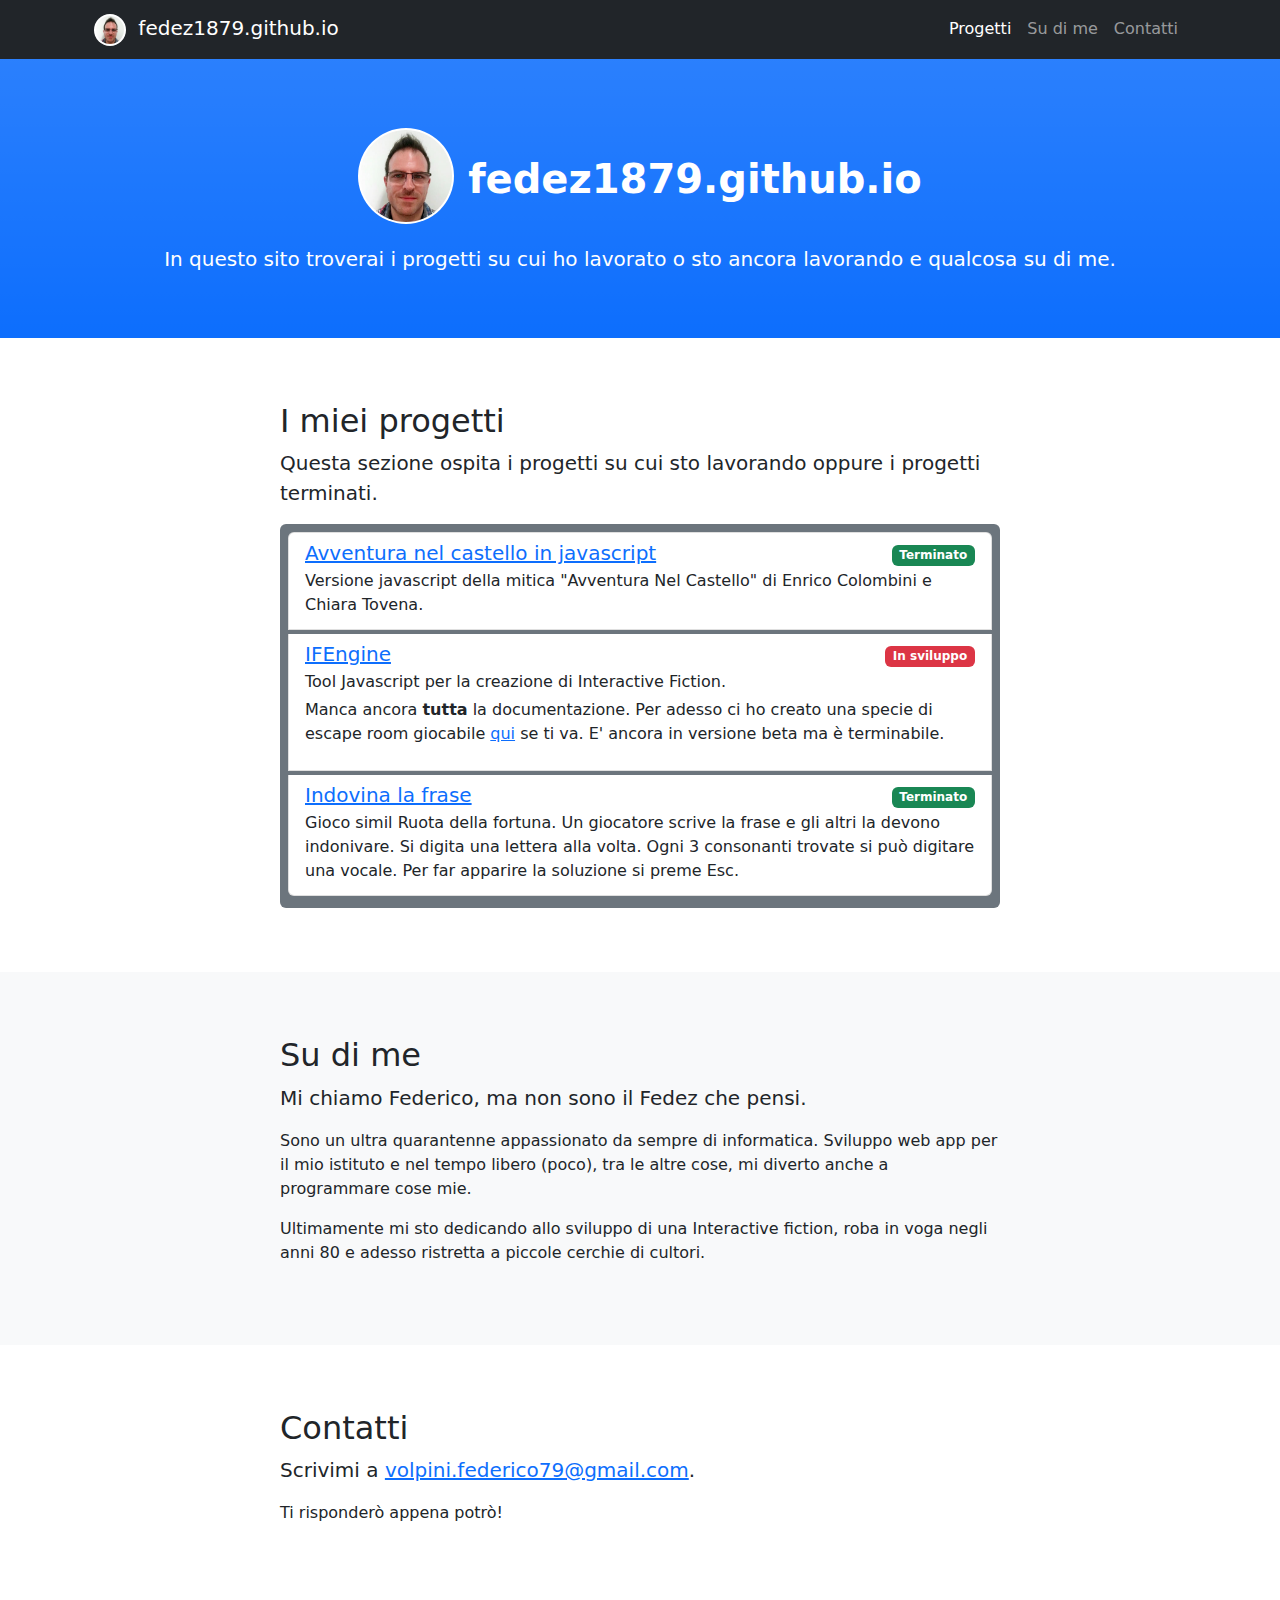
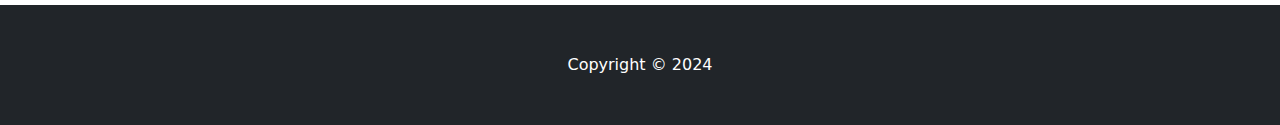
<file: index.html>
<!DOCTYPE html>
<html lang="it">
    <head>
        <meta charset="utf-8" />
        <meta name="viewport" content="width=device-width, initial-scale=1, shrink-to-fit=no" />
        <meta name="description" content="" />
        <meta name="author" content="" />
        <title>fedez1879.github.io</title>
        <link rel="icon" type="image/x-icon" href="assets/favicon.ico" />
        <!-- Core theme CSS (includes Bootstrap)-->
        <link href="css/styles.css" rel="stylesheet" />
    </head>
    <body id="page-top">
        <!-- Navigation-->
        <nav class="navbar navbar-expand-lg navbar-dark bg-dark fixed-top" id="mainNav">
            <div class="container px-4">
                <a class="navbar-brand" href="#page-top"><img class="hpic" style="width:32px; margin-right:0.3em" src="assets/pic.jpeg"/>
                fedez1879.github.io</a>
                <button class="navbar-toggler" type="button" data-bs-toggle="collapse" data-bs-target="#navbarResponsive" aria-controls="navbarResponsive" aria-expanded="false" aria-label="Toggle navigation"><span class="navbar-toggler-icon"></span></button>
                <div class="collapse navbar-collapse" id="navbarResponsive">
                    <ul class="navbar-nav ms-auto">
                        <li class="nav-item"><a class="nav-link" href="#progetti">Progetti</a></li>
                        <li class="nav-item"><a class="nav-link" href="#su-di-me">Su di me</a></li>
                        <li class="nav-item"><a class="nav-link" href="#contatti">Contatti</a></li>
                    </ul>
                </div>
            </div>
        </nav>
        <!-- Header-->
        <header class="bg-primary bg-gradient text-white">
            <div class="container px-4 text-center">
                <h1 class="fw-bolder"><img class="hpic" style="width:96px; margin-bottom:0.3em" src="assets/pic.jpeg"/>
                fedez1879.github.io</h1>
                <p class="lead">In questo sito troverai i progetti su cui ho lavorato o sto ancora lavorando e qualcosa su di me.</p>
            </div>
        </header>
        <!-- About section-->
        <section id="progetti">
            <div class="container px-4">
                <div class="row gx-4 justify-content-center">
                    <div class="col-lg-8">
                        <h2>I miei progetti</h2>
                        <p class="lead">Questa sezione ospita i progetti su cui sto lavorando oppure i progetti terminati.</p>
                        <div class="p-2 list-group bg-secondary">
                            <div class="list-group-item list-group-item-action flex-column align-items-start mb-1">
                                <div class="d-flex w-100 d-flex justify-content-between align-items-center">
                                    <a href="//avventuranelcastello-js.it" target="_blank"><h5 class="mb-1">Avventura nel castello in javascript</h5></a>
                                    <span class="badge bg-success badge-pill">Terminato</span>
                                </div>
                                <p class="mb-1">Versione javascript della mitica "Avventura Nel Castello" di Enrico Colombini e Chiara Tovena.</p>
                            </div>
                            <div class="list-group-item list-group-item-action flex-column align-items-start mb-1">
                                <div class="d-flex w-100 d-flex justify-content-between align-items-center">
                                    <a href="//github.com/Fedez1879/IFEngine" target="_blank"><h5 class="mb-1">IFEngine</h5></a>
                                    <span class="badge bg-danger badge-pill">In sviluppo</span>
                                </div>
                                <p class="mb-1">
                                    Tool Javascript per la creazione di Interactive Fiction.
                                </p>
                                <p>
                                    Manca ancora <strong>tutta</strong> la documentazione. Per adesso ci ho creato una specie di escape room giocabile <a href="IFEngine/giochi-demo/l'ufficio/" target="_blank">qui</a> se ti va. E' ancora in versione beta ma è terminabile. 
                                </p>
                            </div>
                            <div class="list-group-item list-group-item-action flex-column align-items-start mb-1">
                                <div class="d-flex w-100 d-flex justify-content-between align-items-center">
                                    <a href="son-games/ilf/" target="_blank"><h5 class="mb-1">Indovina la frase</h5></a>
                                    <span class="badge bg-success badge-pill">Terminato</span>
                                </div>
                                <p class="mb-1">
                                    Gioco simil Ruota della fortuna. Un giocatore scrive la frase e gli altri la devono indonivare. Si digita una lettera alla volta. Ogni 3 consonanti trovate si può digitare una vocale. Per far apparire la soluzione si preme Esc.
                                </p>
                            </div>
                        </div>
                    </div>
                </div>
            </div>
        </section>
        <!-- Services section-->
        <section class="bg-light" id="su-di-me">
            <div class="container px-4">
                <div class="row gx-4 justify-content-center">
                    <div class="col-lg-8">
                        <h2>Su di me</h2>
                        <p class="lead">Mi chiamo Federico, ma non sono il Fedez che pensi.</p><p>Sono un ultra quarantenne appassionato da sempre di informatica. Sviluppo web app per il mio istituto e nel tempo libero (poco), tra le altre cose, mi diverto anche a programmare cose mie.</p><p>Ultimamente mi sto dedicando allo sviluppo di una Interactive fiction, roba in voga negli anni 80 e adesso ristretta a piccole cerchie di cultori.</p>
                    </div>
                </div>
            </div>
        </section>
        <!-- Contact section-->
        <section id="contatti">
            <div class="container px-4">
                <div class="row gx-4 justify-content-center">
                    <div class="col-lg-8">
                        <h2>Contatti</h2>
                        <p class="lead">Scrivimi a <a href="mailto:volpini.federico79@gmail.com">volpini.federico79@gmail.com</a>.</p>
                        <p>Ti risponderò appena potrò!</p>
                    </div>
                </div>
            </div>
        </section>
        <!-- Footer-->
        <footer class="py-5 bg-dark">
            <div class="container px-4"><p class="m-0 text-center text-white">Copyright &copy; 2024</p></div>
        </footer>
        <!-- Bootstrap core JS-->
        <script src="https://cdn.jsdelivr.net/npm/bootstrap@5.2.3/dist/js/bootstrap.bundle.min.js"></script>
        <!-- Core theme JS-->
        <script src="js/scripts.js"></script>
    </body>
</html>
</file>
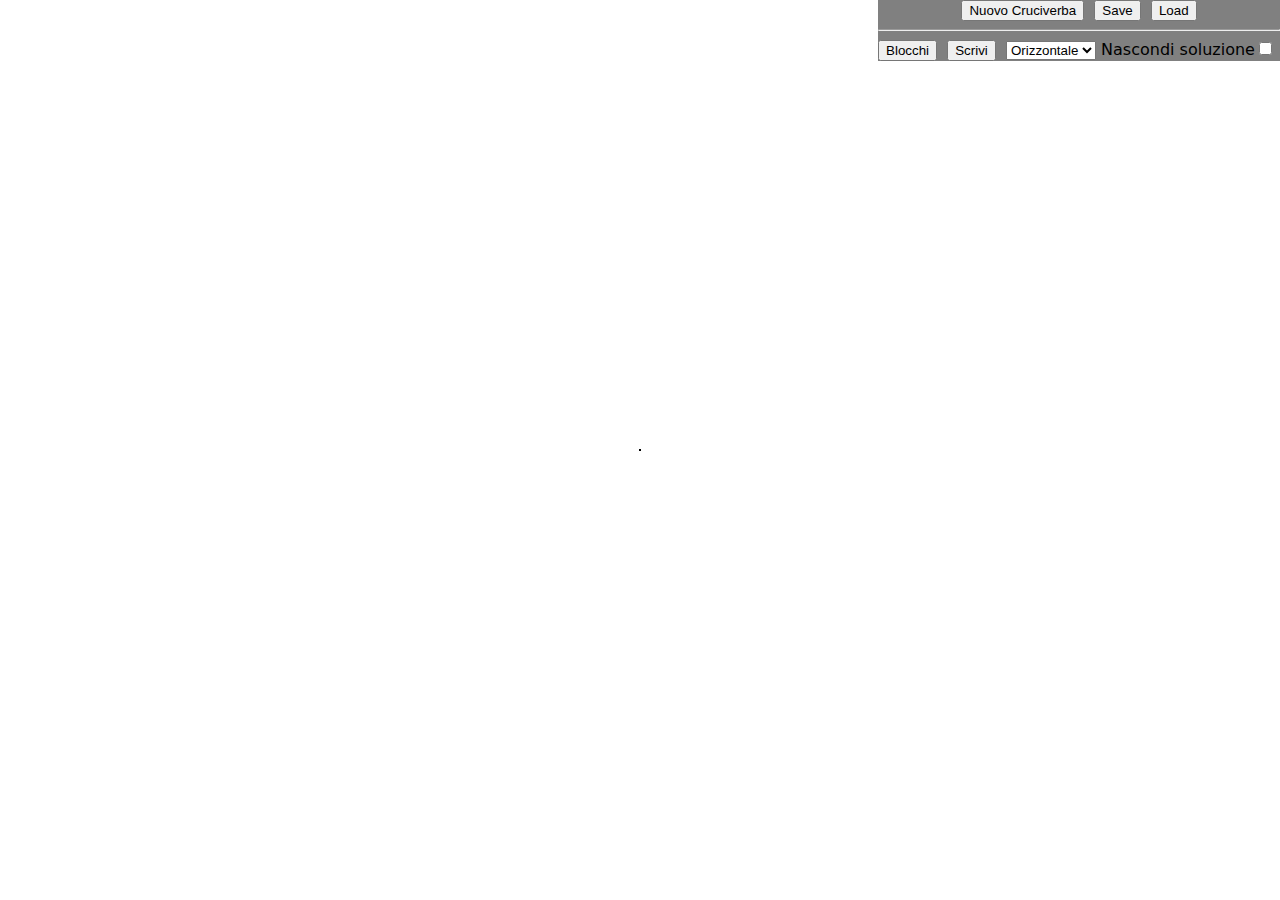
<file: son-games/cru/index.html>
<!DOCTYPE html>
<html>
<head>
	<meta charset="utf-8">
	<meta name="viewport" content="width=device-width, initial-scale=1">
	<title>Cruciverba Generator</title>
	<style>
		html, body{
			margin: 0;
			padding: 0;
			background-color:white;
			height:100%;
			font-family: Sans;
		}
		#container{
			height:100%;
			display: flex;           /* establish flex container */
		    flex-direction: column;  /* make main axis vertical */
		    justify-content: center; /* center items vertically, in this case */
		    align-items: center;     /* center items horizontally, in this case */
		}
		#top{
			position:fixed;
			top:0;
			right:0;
			background-color:white;
			border-color:2px solid #000;
			display:flex;
			justify-content:center;
			align-items:center;
		}
		
		#grid{
			border: 1px solid #000;
		}
		#loadFile{
			display: none;
		}
		.grid-row{
			display:flex;
			flex-wrap: wrap;
			justify-content:center;
		}
		.cell{
			display:flex;
			align-items:center;
			justify-content:center;
			position: relative;
			border:1px solid black;
			background-color:white;
			width:56px;
			height:56px;
			padding:4px;
			cursor:pointer;
			text-align:center;
			font-size:3em;
		}
		.block{
			display:block; background-color:black; width:100%; height:100%
		}
		.number{
			position:absolute; 
			top:0em;
			left:0.253em;
			font-size:0.4em;
		}
		.selected {
			background-color: yellow;
		}
		.hidden{
			background-image: none !important;
		}
		@media print {
           .noprint {
              visibility: hidden;
           }
        }
	</style>
</head>
<body>
	<div id="container">
		<div id="top" class="noprint">
			<div style="text-align: center; background-color:gray">
				<button id="new">Nuovo Cruciverba</button>&nbsp;
				<button id="save">Save</button>&nbsp;
				<input id="loadFile" type="file" accept=".cru">
				<button id="load">Load</button><hr/>
				<button id="pb">Blocchi</button>&nbsp;
				<button id="wr">Scrivi</button>&nbsp;
				<select id="direction">
					<option value="O">Orizzontale</option>
					<option value="V">Verticale</option>
				</select>
				<label for="show">Nascondi soluzione</label><input type="checkbox" id="show" value=1 />&nbsp;
			</div>
		</div>
		<div id="grid">
			
		</div>
	</div>
</body>
<script>
var Game = {
	size: [],
	cells: [],
	defs: [],
	grid: document.querySelector("#grid"),
	pos: [],
	mode: 0,
	loadButton: document.querySelector("#loadFile"),
	showButton: document.querySelector("#show"),
	dirSelect: document.querySelector("#direction"),
	createGrid: function(){
		console.log("creating grid")
		
		this.grid.innerHTML = ""
		this.cells = []

		const [w,h] = this.size

		for (let r=0; r<h; r++){
			let cr = []
			let row = this.createRow()
			for (let c=0; c<w; c++){
				cr.push(null)
				row.appendChild(this.createCell(r+"-"+c))
			}
			this.grid.appendChild(row)
			this.cells.push(cr)
		}
		cells = document.querySelectorAll(".cell")
		cells.forEach((c) => c.addEventListener('click', (evt) => {
			pos = c.id
			pos = pos.replace("pos-","").trim()
			this.pos = pos.split("-").map(p => parseInt(p))
			const [pi,pj] = this.pos
			if(this.mode == 0){
				this.cells[pi][pj] = this.cells[pi][pj] == "#" ? null : "#"
			}
			this.redraw()
		}))
	},
	createElement: function(className, id){
		let e = document.createElement("div");
		e.setAttribute("class",className);
		if(id)
			e.setAttribute("id",`pos-${id}`);
			
		return e	
	},
	createRow: function(){
		return this.createElement("grid-row")	
	},
	createCell: function(pos){
		let cell = this.createElement("cell",pos)
		return cell
	},
	start: function(){
		document.addEventListener('keydown', (evt) => {
			if(this.mode == 1 && this.pos.length > 0){
				console.log(evt.keyCode);

				const [w,h] = this.size
				const [y,x] = this.pos

				let direction = false
				//40 giù
				//38 su
				//37 sinistra
				//39 destra
				
				if(evt.keyCode == 9){ // TAB
					this.dirSelect.value = this.dirSelect.value == 'O' ? 'V' : 'O'
					return;
				}

				if(evt.keyCode >=37 && evt.keyCode <= 40){ // DIREZIONE
					
					direction = true
					switch (evt.keyCode){
						case 40:
							if (y+1 < h && this._libero(this.cells[y+1][x]))
								this.pos[0]++
							break;
						case 38:
							if (y > 0 && this._libero(this.cells[y-1][x]))
								this.pos[0]--
							break;
						case 37:
							if (x > 0 && this._libero(this.cells[y][x-1]))
								this.pos[1]--
							break;
						case 39:
							if (x+1 < w && this._libero(this.cells[y][x+1]))
								this.pos[1]++
							break;
					}
					
				} 


				if(evt.keyCode == 46){ // CANC
					this.cells[y][x] = null
				}
				
				if(evt.keyCode == 8){ // BACKSPACE
					switch(this.dirSelect.value){
					case 'O':
						if (x > 0 && this._libero(this.cells[y][x-1])){
							this.pos[1]--
							this.cells[y][x-1] = null
						}
						break;
					case 'V':
						if (y > 0 && this._libero(this.cells[y-1][x])){
							this.pos[0]--
							this.cells[y-1][x] = null
						}
						break;
					}
				}
				
				if(this._libero(this.cells[y][x]) && evt.keyCode >= 65 && evt.keyCode <= 99){
					this.cells[y][x] = evt.key.toUpperCase()
					switch(this.dirSelect.value){
					case 'O':
						if (x+1 < w && this._libero(this.cells[y][x+1])){
							this.pos[1]++
						}
						break;
					case 'V':
						if (y+1 < h && this._libero(this.cells[y+1][x])){
							this.pos[0]++
						}
						break;
					}
				}
				this.redraw()
			}
      }, false);
    	document.querySelector("#new").addEventListener('click', (evt) => this.newGrid())
        document.querySelector("#save").addEventListener('click', (evt) => this.save())
        document.querySelector("#load").addEventListener('click', (evt) => this.load())
        document.querySelector("#pb").addEventListener('click', (evt) => this.blocchi())
        document.querySelector("#wr").addEventListener('click', (evt) => this.scrivi())
        this.showButton.addEventListener('click', (evt) => this.toggle())
        this.loadButton.addEventListener('change', (evt) => this.upload())
	},
	scrivi: function(){
		console.log("scrivi");
		this.mode = 1
		this.hlPos();
	},
	blocchi: function(){
		console.log("blocchi");
		document.querySelectorAll('.cell').forEach(e=> e.classList.remove("selected"))
		this.mode = 0
	},
	toggle: function(){
		console.log("toggle")
		this.pos = []
		document.querySelectorAll('.cell').forEach(e=> e.classList.remove("selected"))
		this.redraw()
	},
	hlPos: function(){
		if (this.pos.length == 0)
			return;

		const [cellEl, cell] = this.getElCell(this.pos[0],this.pos[1])
		if(this._libero(cell))
			cellEl.className = "cell selected"
	},
	newGrid: function(){
		size = window.prompt("Grid (WxH) ?")
		if(size === null)
			return

		this.size = size.split("x")
		this.createGrid()
		this.reNumber()
	},
	reset: function(){
		const [w,h] = this.size
		for (let r=0; r<h; r++){
			for (let c=0; c<w; c++){
				this.cells[r][c] = null
			}
		}
		this.redraw()
	},
	redraw: function(){
		document.querySelectorAll(".cell").forEach(c => {
			c.innerHTML = ''
			c.className = "cell"
		})
		const [w,h] = this.size

		for (let r=0; r<h; r++){
			for (let c=0; c<w; c++){
				let cell = this.cells[r][c]
				let cellEl = document.querySelector(`#pos-${r}-${c}`)
				let cellVal = this.cells[r][c];
				
				cellEl.className = "cell" 
				if(this.mode == 1 && r == this.pos[0] && c == this.pos[1])
					cellEl.className = "cell selected"
				if(cellVal == "#"){
					cellEl.append(this.createElement("block"))
					continue
				}
	
			}
		}

		this.reNumber();
		
	},
	recalc: function(r,c){
		//console.log(`provo a numerare cella ${r},${c}`)

		const [w,h] = this.size
		
		let adjacents = {}

		if(r-1 >=0){ // sopra
			adjacents.sopra = this.cells[r-1][c]
		}

		if(c-1 >= 0){ // a sinistra
			adjacents.sinistra = this.cells[r][c-1]
		}

		if(r+1 < h){ // giù
			adjacents.sotto = this.cells[r+1][c]
		}
		
		if(c+1 < w){ // a destra
			adjacents.destra = this.cells[r][c+1]
		}

		let cellEl = document.querySelector(`#pos-${r}-${c}`)
		cellEl.innerHTML = this.showButton.checked ? '' : this.cells[r][c]
				
		// scrivo numero se
		// se ho blocco sinistra, blocco sopra o sotto e spazio a destra
		// se ho blocco sopra, blocco a destra e spazio sotto
		// 
		if(
			(this._bloccato(adjacents.sinistra) && this._libero(adjacents.destra)) || (this._bloccato(adjacents.sopra) && this._libero(adjacents.sotto)) || (this._bloccato(adjacents.sinistra) && this._bloccato(adjacents.sopra) && this._bloccato(adjacents.destra) && this._bloccato(adjacents.sotto))
			 
		){


			
				this.defs.push({
					o: '',
					v: ''
				})

				let number = this.createElement("number")
				number.innerHTML = this.defs.length
				cellEl.append(number)
		}
		



		
		
		
	},
	_bloccato: function (pos){
		return pos === undefined || pos === '#'
	},
	_libero: function (pos){
		return pos !== undefined && pos !== '#'
	},
	reNumber: function(){
		const [w,h] = this.size
		this.defs = []
		for (let r=0; r<h; r++){
			for (let c=0; c<w; c++){
				let cell = this.cells[r][c]
				let cellEl = document.querySelector(`#pos-${r}-${c}`)
				if (cell != '#')
					this.recalc(r, c)
				
			}
		}
	},
	getElCell: function(r, c){
		let cellEl = document.querySelector(`#pos-${r}-${c}`)
		let cell = this.cells[r][c]
		return [cellEl, cell]
	},
	save: async function() {
		let name = prompt("Name: ")
		if(name === null)
			return

		const blob = new Blob([this.cells.join("\n")], { type: 'text/plain' });
		await this.saveFile(blob, name);
	},
	saveFile: async function(blob, suggestedName){
  		const blobURL = URL.createObjectURL(blob);
		// Create the `` element and append it invisibly.
		const a = document.createElement('a');
		a.href = blobURL;
		a.download = `${suggestedName}.cru`;
		a.style.display = 'none';
		document.body.append(a);
		// Click the element.
		a.click();
		// Revoke the blob URL and remove the element.
		setTimeout(() => {
			URL.revokeObjectURL(blobURL);
			a.remove();
		}, 1000);
	},
	load: function (){
		this.loadButton.click()
	},
	upload: function(){
		const file = this.loadButton.files[0];
		const reader = new FileReader();

		reader.onload = (e) => {
			let result = e.target.result;
			const rows = result.trim().split('\n');
			let cells = rows.map((item) => {
				let items = item.split(',')
				items = items.map((v) => v == "" ? null : v)
				return items
			})
			this.size = [ cells.length, cells[0].length ];
		
			this.createGrid()
			this.cells = cells
			this.redraw()
		};

		reader.readAsText(file);
	}

}

Game.start()
</script>
</html>
</file>
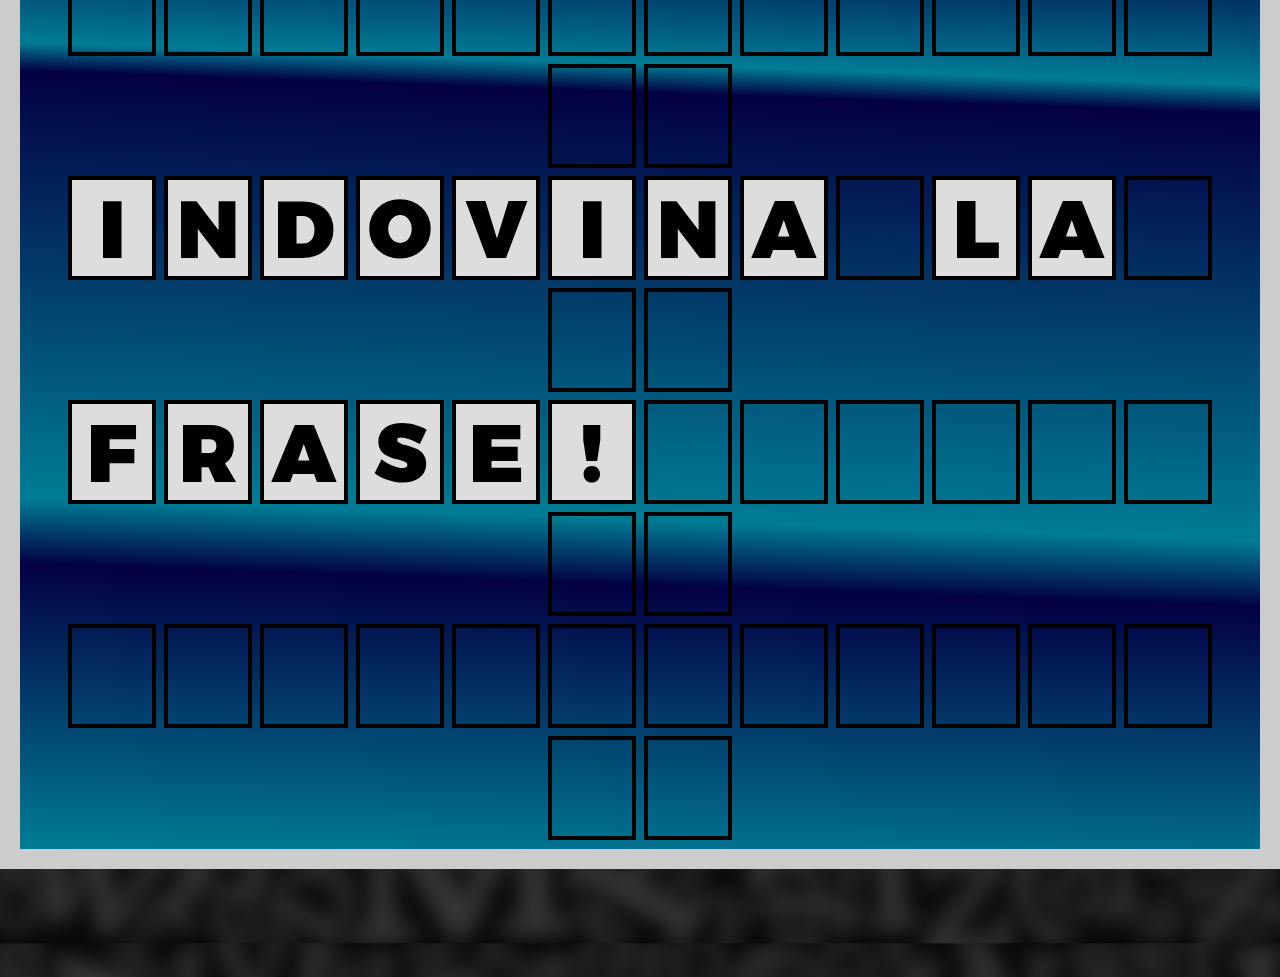
<file: son-games/ilf/index.html>
<!DOCTYPE html>
<html>
<head>
	<meta charset="utf-8">
	<meta name="viewport" content="width=device-width, initial-scale=1">
	<title>Indovina La Frase!</title>
	<link rel="preconnect" href="https://fonts.googleapis.com">
	<link rel="preconnect" href="https://fonts.gstatic.com" crossorigin>
	<link href="https://fonts.googleapis.com/css2?family=Work+Sans:ital,wght@0,100..900;1,100..900&display=swap" rel="stylesheet">
	<style>
		@font-face {
			font-family: 'Argentum Sans';
			src: url('css/ArgentumSans-Black.eot');
			src: url('css/ArgentumSans-Black.eot?#iefix') format('embedded-opentype'),
			url('css/ArgentumSans-Black.woff2') format('woff2'),
			url('css/ArgentumSans-Black.woff') format('woff'),
			url('css/ArgentumSans-Black.svg#ArgentumSans-Black') format('svg');
			font-weight: 900;
			font-style: normal;
			font-display: swap;
		}


		html, body{
			margin: 0;
			padding: 0;
			background-color:#111;
			height:100%;
			font-family: 'Argentum Sans', Sans;
			font-weight:bold;
			background: url('css/bg.jpg');
			background-size: cover;
		}
		#container{
			height:100%;
			display: flex;           /* establish flex container */
		    flex-direction: column;  /* make main axis vertical */
		    justify-content: center; /* center items vertically, in this case */
		    align-items: center;     /* center items horizontally, in this case */
		}
		#letter_typed{
			position: fixed;
		    z-index: 15;
		    top: 50%;
		    left:50%;
		    width: 192px;
		    height: 192px;
		    margin-top: calc(-192px / 2 );
		    margin-left: calc(-192px / 2 );
		    background: rgb(96,147,88);
			background: linear-gradient(180deg, rgba(96,147,88,1) 0%, rgba(0,135,50,1) 100%);
			color:#eee;
		    font-size:10em;
		    text-align:center;
		    line-height:192px;
		    text-shadow: 4px 4px 8px #000;
		    border:6px solid #ccc;
		    box-shadow: 10px 10px 10px #000;
		    display: none;
   			transition: all 0.3s ease;
		}	
		#grid{
			border:20px solid #ccc;
			padding:5px;
			 background: rgb(4,0,68);
background: linear-gradient(182deg, rgba(4,0,68,1) 0%, rgba(0,124,149,1) 15%, rgba(4,0,68,1) 18%, rgba(0,124,149,1) 63%, rgba(4,0,68,1) 70%, rgba(0,124,149,1) 100%); 
		}
		#loadFile{
			display: none;
		}
		#definizione{
			font-family: Sans;
			background: rgb(201,87,0);
			background: linear-gradient(180deg, rgba(201,87,0,1) 0%, rgba(126,54,0,1) 75%, rgba(212,138,0,1) 100%); 
			color:#ccc;
			padding:0.2em 0.4em;
			margin-top:0.6em;
			font-size:3em;
			text-shadow: 2px 2px 4px #000;
			border-radius: 0.6em;
			visibility:hidden;
			border: 2px solid #eee;
		}
		.grid-row{
			display:flex;
			flex-wrap: wrap;
			justify-content:center;
		}
		.cell{
			display:block;
			border:4px solid black;
			margin:4px;
			background-color:#ddd;
			width:80px;
			height:96px;
			background-size: cover;
			cursor:pointer;
			text-align:center;
			font-size:5em;
			line-height:100px;
			transition: all 0.3s ease;
		}
		.empty {
			background-color: transparent;
		}
		.found { 
			background-color: orange !important;
		}
		.not_found { 
			background-color: red !important;
		}	
	</style>
</head>
<body>
	<div id="letter_typed">H</div>
	<div id="container">
		<div id="grid">
			<div class="grid-row">
				<div class="cell empty"></div>
				<div class="cell empty"></div>
				<div class="cell empty"></div>
				<div class="cell empty"></div>
				<div class="cell empty"></div>
				<div class="cell empty"></div>
				<div class="cell empty"></div>
				<div class="cell empty"></div>
				<div class="cell empty"></div>
				<div class="cell empty"></div>
				<div class="cell empty"></div>
				<div class="cell empty"></div>
				<div class="cell empty"></div>
				<div class="cell empty"></div>
			</div>
			<div class="grid-row">
				<div class="cell">I</div>
				<div class="cell">N</div>
				<div class="cell">D</div>
				<div class="cell">O</div>
				<div class="cell">V</div>
				<div class="cell">I</div>
				<div class="cell">N</div>
				<div class="cell">A</div>
				<div class="cell empty"></div>
				<div class="cell">L</div>
				<div class="cell">A</div>
				<div class="cell empty"></div>
				<div class="cell empty"></div>
				<div class="cell empty"></div>
			</div>
			<div class="grid-row">
				<div class="cell">F</div>
				<div class="cell">R</div>
				<div class="cell">A</div>
				<div class="cell">S</div>
				<div class="cell">E</div>
				<div class="cell">!</div>
				<div class="cell empty"></div>
				<div class="cell empty"></div>
				<div class="cell empty"></div>
				<div class="cell empty"></div>
				<div class="cell empty"></div>
				<div class="cell empty"></div>
				<div class="cell empty"></div>
				<div class="cell empty"></div>
			</div>
			<div class="grid-row">
				<div class="cell empty"></div>
				<div class="cell empty"></div>
				<div class="cell empty"></div>
				<div class="cell empty"></div>
				<div class="cell empty"></div>
				<div class="cell empty"></div>
				<div class="cell empty"></div>
				<div class="cell empty"></div>
				<div class="cell empty"></div>
				<div class="cell empty"></div>
				<div class="cell empty"></div>
				<div class="cell empty"></div>
				<div class="cell empty"></div>
				<div class="cell empty"></div>
			</div>
		</div>
		<div id="definizione">...</div>
	</div>
</body>
<script>
var Game = {
	rows: 4,
	cols: 14,
	initial_row: 1,
	cells: null,
	letter_typed: document.querySelector("#letter_typed"),
	letter_array: [],
	grid: document.querySelector("#grid"),
	definizione: document.querySelector("#definizione"),
	processing: false,
	consonants: 0,
	solution: false,
	audio: {
		context: new AudioContext(),
		buffer: {
			pressed: null,
			ding: null,
			fail: null,
			incorrect: null,
			applause: null
		}
	},
	createElement: function(className, content, id, show){
		let e = document.createElement("div");
		if(id)
			e.setAttribute("id",`pos-${id}`);
		if ( content === null )
			className += " empty"
		else if(show)
			e.innerHTML = content
		e.setAttribute("class", className);
		return e	
	},
	createRow: function(){
		return this.createElement("grid-row")	
	},
	createCell: function(content, pos, show){
		return this.createElement("cell", content, pos, show)	
	},
	start: async function() {
		await this.loadAudio();
		await this.sleep(2500);
		this.cells = new Array(this.rows).fill(null).map(()=>new Array(this.cols).fill(null))
		do {
			this.frase = this.askfrase()
			//console.log(this.frase)
		} while (this.fit() == false)
		this.definizione.innerText = prompt("definizione").toUpperCase()
		this.createGrid()
		this.definizione.style.visibility = "visible"
		setTimeout(() => document.addEventListener('keyup', this.keyUp, true), 1000);
	},
	loadAudio: async function(){
		await this.loadmp3("pressed")
		await this.loadmp3("ding")
		await this.loadmp3("fail")
		await this.loadmp3("incorrect")
		await this.loadmp3("applause")
	},
	loadmp3: async function(name){
		await window.fetch(`mp3/${name}.mp3`)
			.then(response => response.arrayBuffer())
			.then(arrayBuffer => this.audio.context.decodeAudioData(arrayBuffer))
			.then(audioBuffer => this.audio.buffer[name] = audioBuffer);
	},
	playSound: function(audioBuffer){
	    const source = this.audio.context.createBufferSource();
	    source.buffer = audioBuffer;
	    source.connect(this.audio.context.destination);
	    source.start()
	},
	showSolution: function(letter){
		for ( let r in this.cells ){
			for (let c in this.cells[r] ){
				let value = this.cells[r][c];
				if (value == null)
					continue;
				if(letter === undefined || letter === value.normalize('NFD').replace(/[\u0300-\u036f]/g, '')) document.querySelector(`#pos-${r}-${c}`).innerHTML = value
			}
			
		}
		if(letter === undefined){
			this.playSound(this.audio.buffer.applause)
			document.removeEventListener('keyup', this.keyUp, true);
		}
	},
	keyUp: async function(evt){
		console.log(Game.processing)
		if (Game.processing)
			return

		if (evt.keyCode == 27){
			if(Game.solution == false){
				Game.playSound(Game.audio.buffer.incorrect)
				await Game.sleep(1000)
				return
			}

			if(confirm("Mostro la soluzione ?")){
				Game.showSolution()
				return;
			}
		}
		if (evt.keyCode >= 65 && evt.keyCode <= 90){
			if(Game.isVowel(evt.keyCode)){
				if(Game.consonants >= 3){
					Game.consonants -= 3;
				} else {
					Game.playSound(Game.audio.buffer.incorrect)
					await Game.sleep(1000)
					return;
				}
			}
			Game.processing = true
			await Game.letter(evt.key.toUpperCase())
		}
	},
	letter: async function(letter){
		await this.showletter(letter);
		this.processing = false;
		
		if (this.letter_array.includes(letter)){
			return await this.fail();
		}
		this.letter_array.push(letter)
		let found = false
		for ( let r in this.cells ){
			for (let c in this.cells[r] ){
				let value = this.cells[r][c]
				if (value == null)
					continue;
				if(letter === value.normalize('NFD').replace(/[\u0300-\u036f]/g, '')) {
					found = true
					await this.hl(r,c)
					this.playSound(this.audio.buffer.ding)
				}
			}
		}
		await this.sleep(1000)
		if(found){
			this.solution = true;
			if(this.isVowel(letter.charCodeAt(0)) == false)
				this.consonants++;
			document.querySelectorAll(`.cell`).forEach(e => e.classList.remove("found"))
			this.showSolution(letter)
		} else {
			await this.fail()
		}
	},
	isVowel(code){
		return code == 65 || code == 69 || code == 73 || code == 79 || code == 85;
	},
	fail: async function(){
		document.querySelectorAll(`.cell:not(.empty)`).forEach(e => e.classList.add("not_found"))
		await this.sleep(200)
		document.querySelectorAll(`.cell`).forEach(e => e.classList.remove("not_found"))
		this.playSound(this.audio.buffer.fail)
		await this.sleep(2000)
	},
	showletter: async function(letter){
		this.letter_typed.innerHTML = letter
		this.letter_typed.style.display = 'block'
		Game.playSound(Game.audio.buffer.pressed)
		await this.sleep(1000)
		this.letter_typed.style.display = 'none'
	},
	hl: async function(r,c, letter){
		await this.sleep(500)
		document.querySelector(`#pos-${r}-${c}`).classList.add("found")
	},
	sleep: async function(ms){
		return new Promise(
			resolve => setTimeout(resolve, ms)
	  	);
	},
	createGrid: function(){
		this.grid.innerHTML = ""

		this.fillCells()
		for ( let r in this.cells ){
			let row = this.createRow()
			for (let c in this.cells[r] ){
				let value = this.cells[r][c]
				let show = (this.cells[r][c] == "?" || this.cells[r][c] == "'" || this.cells[r][c] == ","); 
				row.appendChild(this.createCell(value, r+"-"+c, show))
			}
			this.grid.appendChild(row)
		}
	},
	fillCells: function(){
		let ri = 0 + this.initial_row
		for (fr of this.frase){
			let ci = 0
			for (c = 0; c<fr.length; c++){
				if(fr.charAt(c) != ' ')
					this.cells[ri][ci] = fr.charAt(c).toUpperCase()
				ci++
			}
			ri++
		}
		//console.log(this.cells)
	},
	askfrase: function(){
		return prompt ("frase").trim().replace(/  +/g," ")
	},
	fit(){
		if(this.frase.length == 0)
			return false
		let chunks = this.frase.split(" ")

		let rows = []
		//console.log(chunks)

		let r_index = 0
		let c_index = 0
		for ( c of chunks ){
			if(c_index == 0){

				if( c.length > this.cols ){
					alert ("non ci stà, danne un'altra")
					return false		
				}
				rows[r_index] = c
				c_index += c.length
				if (c_index == 14){
					c_index = 0
					r_index++;
					if ( r_index >= this.rows ){
						alert ("non ci stà, danne un'altra")
						return false		
					}
				}
				continue

			}

			c_index += c.length + 1

			if (c_index <= 14){
				rows[r_index] += " "+c
				if (c_index > 13){
					c_index = 0
					r_index++;
					if ( r_index >= this.rows ){
						alert ("non ci stà, danne un'altra")
						return false		
					}
				}
				continue
				
			} else {
				c_index = 0
				r_index++;

				if ( r_index >= this.rows ){
					alert ("non ci stà, danne un'altra")
					return false		
				}
				if( c.length > this.cols ){
					alert ("non ci stà, danne un'altra")
					return false		
				}
				
				rows[r_index] = c
				c_index += c.length

			
			}
		}
		if (r_index > 2) this.initial_row = 0
		this.frase = rows
		return true
	}
}

Game.start()
</script>
</html>
</file>
